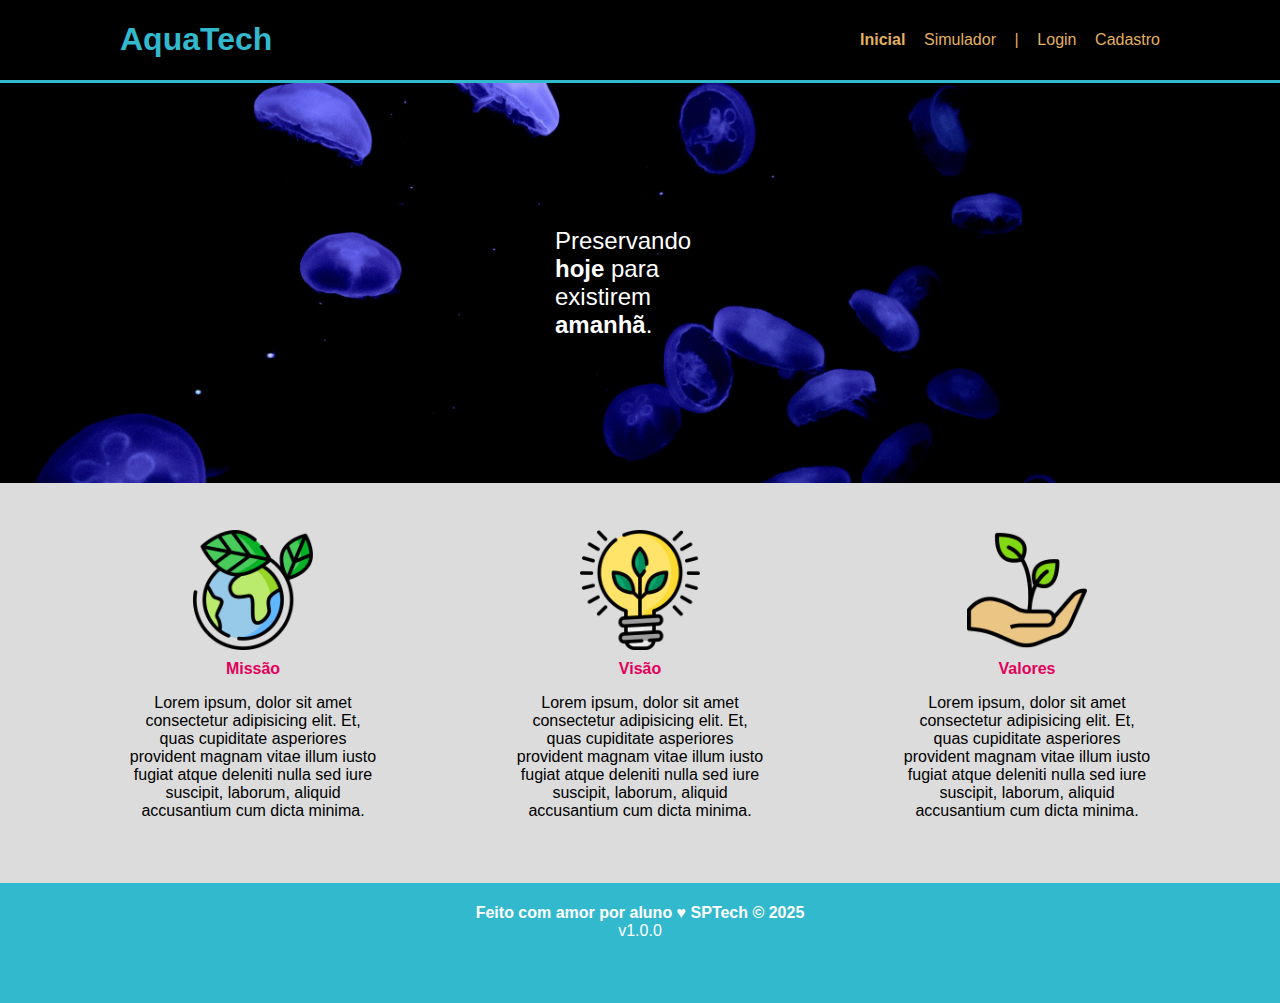
<file: public/index.html>
<!DOCTYPE html>
<html lang="en">

<head>
    <meta charset="UTF-8">
    <meta http-equiv="X-UA-Compatible" content="IE=edge">
    <meta name="viewport" content="width=device-width, initial-scale=1.0">

    <title>AquaTech | Página Inicial</title>

    <link rel="stylesheet" href="styles/style.css">
    <link rel="icon" href="assets/icon/favicon2.ico">
    <link rel="preconnect" href="https://fonts.gstatic.com">
</head>

<body>
    <div class="header">
      <div class="container">
        <h1 class="titulo">AquaTech</h1>
        <ul class="navbar">
          <li class="agora">
            <a href="#">Inicial</a>
          </li>
          <li>
            <a href="simulador.html">Simulador</a>
          </li>
          <li>|</li>
          <li>
            <a href="login.html">Login</a>
          </li>
          <li>
            <a href="cadastro.html">Cadastro</a>
          </li>
        </ul>
      </div>
    </div>
  
    <div class="banner">
      <div class="container">
        <p>Preservando <span>hoje</span> para existirem <span>amanhã</span>.</p>
      </div>
    </div>
  
    <div class="social">
      <div class="container">
        <div class="boxes">
          <div class="box">
            <img src="./assets/imgs/planet-earth_color.png">
            <h4>Missão</h4>
            <p>Lorem ipsum, dolor sit amet consectetur adipisicing elit. Et, quas cupiditate asperiores provident magnam
              vitae illum iusto fugiat atque deleniti nulla sed iure suscipit, laborum, aliquid accusantium cum dicta
              minima.</p>
          </div>
          <div class="box">
            <img src="./assets/imgs/lightbulb_color.png">
            <h4>Visão</h4>
            <p>Lorem ipsum, dolor sit amet consectetur adipisicing elit. Et, quas cupiditate asperiores provident magnam
              vitae illum iusto fugiat atque deleniti nulla sed iure suscipit, laborum, aliquid accusantium cum dicta
              minima.</p>
          </div>
          <div class="box">
            <img src= "./assets/imgs/growth_color.png">
            <h4>Valores</h4>
            <p>Lorem ipsum, dolor sit amet consectetur adipisicing elit. Et, quas cupiditate asperiores provident magnam
              vitae illum iusto fugiat atque deleniti nulla sed iure suscipit, laborum, aliquid accusantium cum dicta
              minima.</p>
          </div>
        </div>
      </div>
    </div>
  
    <div class="footer">
      <div class="container">
        <h4>Feito com amor por aluno &hearts; SPTech &copy; 2025</h4>
        <span class="version">v1.0.0</span>
      </div>
    </div>
  </body>

</html>
</file>
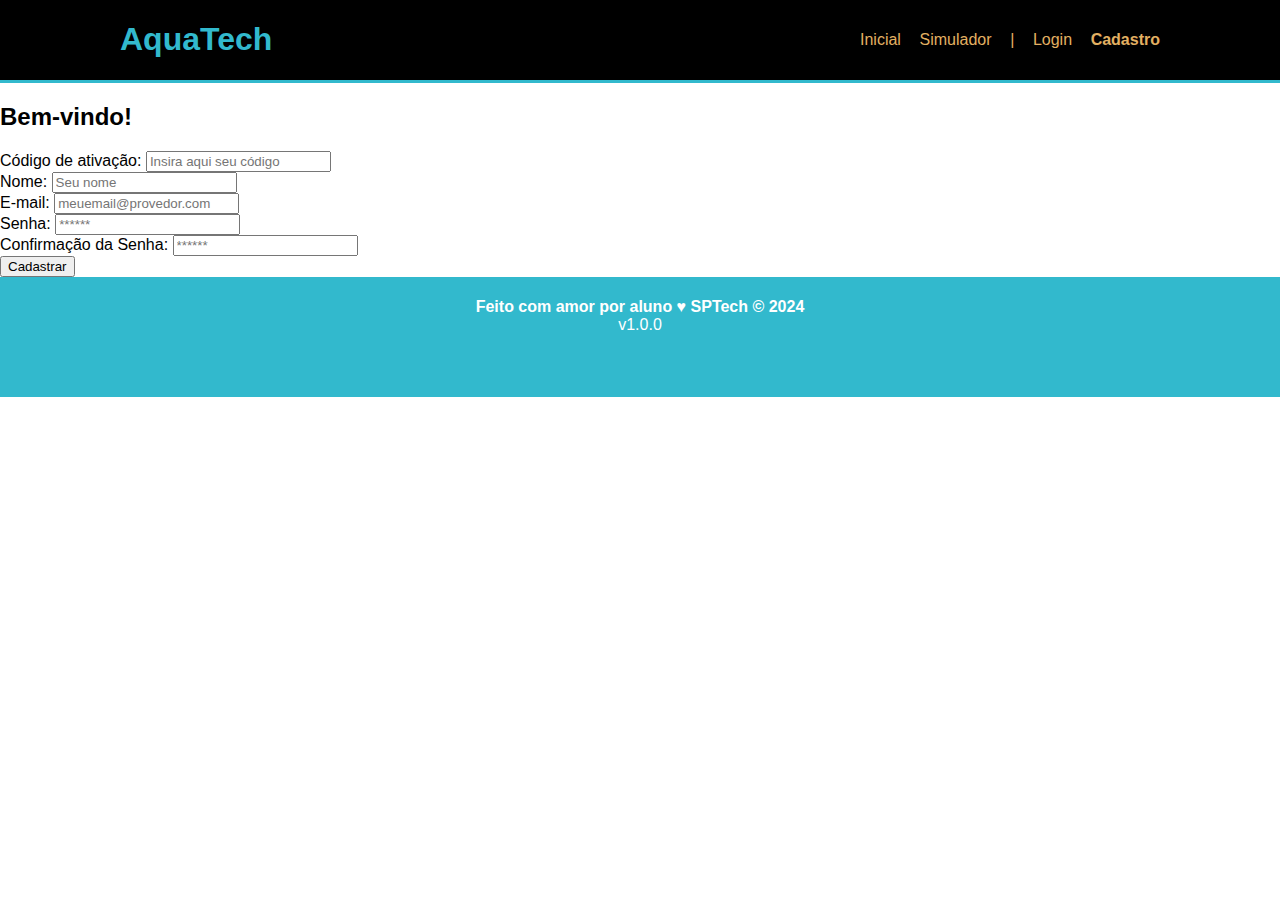
<file: public/cadastro.html>
<!DOCTYPE html>
<html lang="pt-br">

<head>
  <meta charset="UTF-8" />
  <meta http-equiv="X-UA-Compatible" content="IE=edge" />
  <meta name="viewport" content="width=device-width, initial-scale=1.0" />

  <title>AquaTech | Cadastro</title>

  <link rel="stylesheet" href="styles/style.css" />
  <link rel="icon" href="assets/icon/favicon2.ico" />
  <link rel="preconnect" href="https://fonts.gstatic.com" />
</head>

<body>
  <!--header inicio-->
  <div class="header">
    <div class="container">
      <h1 class="titulo">AquaTech</h1>
      <ul class="navbar">
        <li>
          <a href="index.html">Inicial</a>
        </li>
        <li>
          <a href="simulador.html">Simulador</a>
        </li>
        <li>|</li>
        <li>
          <a href="login.html">Login</a>
        </li>
        <li class="agora">
          <a href="#">Cadastro</a>
        </li>
      </ul>
    </div>
  </div>
  <!--header fim-->

  <div class="login">

    <div class="container">
      <div class="card card-cadastro">
        <h2>Bem-vindo!</h2>
        <div class="formulario">
          <div class="campo">
            <span>Código de ativação:</span>
            <input id="codigo_input" type="text" placeholder="Insira aqui seu código" />
          </div>
          <div class="campo">
            <span>Nome:</span>
            <input id="nome_input" type="text" placeholder="Seu nome" />
          </div>
          <div class="campo">
            <span>E-mail:</span>
            <input id="email_input" type="text" placeholder="meuemail@provedor.com" />
          </div>
          <div class="campo">
            <span>Senha:</span>
            <input id="senha_input" type="password" placeholder="******" />
          </div>
          <div class="campo">
            <span>Confirmação da Senha:</span>
            <input id="confirmacao_senha_input" type="password" placeholder="******" />
          </div>
          <button class="botao">Cadastrar</button>
        </div>
      </div>
    </div>
  </div>

  <!--footer inicio-->
  <div class="footer">
    <div class="container">
      <h4>Feito com amor por aluno &hearts; SPTech &copy; 2024</h4>
      <span class="version">v1.0.0</span>
    </div>
  </div>
  <!--footer fim-->
</body>

</html>
</file>
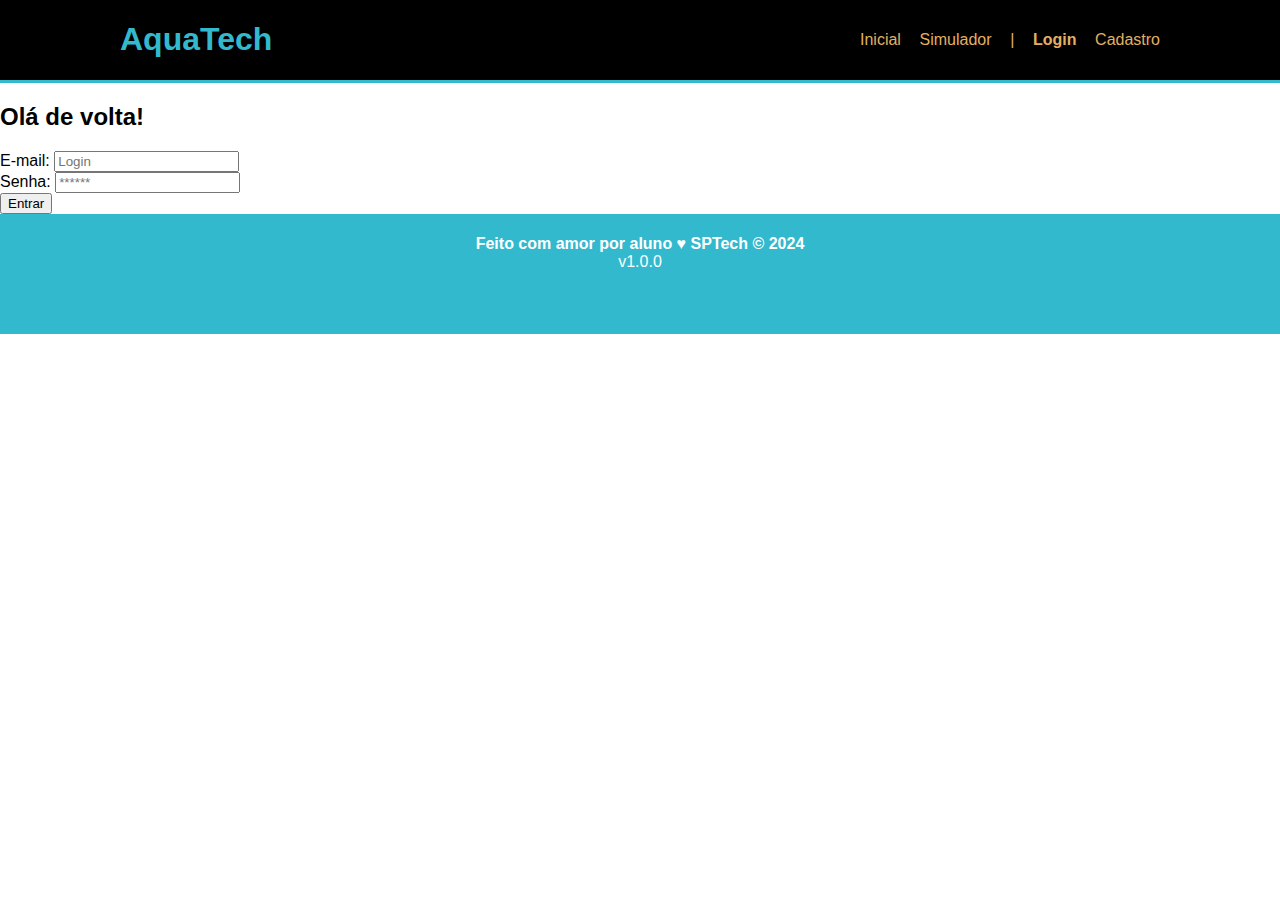
<file: public/login.html>
<!DOCTYPE html>
<html lang="pt-br">

<head>
    <meta charset="UTF-8">
    <meta http-equiv="X-UA-Compatible" content="IE=edge">
    <meta name="viewport" content="width=device-width, initial-scale=1.0">

    <title>AquaTech | Login</title>

    <link rel="stylesheet" href="styles/style.css">
    <link rel="icon" href="assets/icon/favicon2.ico">
    <link rel="preconnect" href="https://fonts.gstatic.com">
</head>

<body>

    <!--Header-->

    <div class="header">
        <div class="container">
            <h1 class="titulo">AquaTech</h1>
            <ul class="navbar">
                <li>
                    <a href="index.html">Inicial</a>
                </li>
                <li>
                    <a href="simulador.html">Simulador</a>
                </li>
                <li>|</li>
                <li class="agora">
                    <a href="#">Login</a>
                </li>
                <li>
                    <a href="cadastro.html">Cadastro</a>
                </li>
            </ul>
        </div>
    </div>


    <div class="login">
  
        <div class="container">
            <div class="card card-login">
                <h2>Olá de volta!</h2>
                <div class="formulario">
                    <div class="campo">
                        <span>E-mail:</span>
                        <input id="email_input" type="text" placeholder="Login">
                    </div>
                    <div class="campo">
                        <span>Senha:</span>
                        <input id="senha_input" type="password" placeholder="******">
                    </div>
                    <button class="botao">Entrar</button>
                </div>

            </div>
        </div>
    </div>

    <!--footer inicio-->
    <div class="footer">
        <div class="container">
            <h4>Feito com amor por aluno &hearts; SPTech &copy; 2024</h4>
            <span class="version">v1.0.0</span>
        </div>
    </div>
    <!--footer fim-->

</body>

</html>
</file>
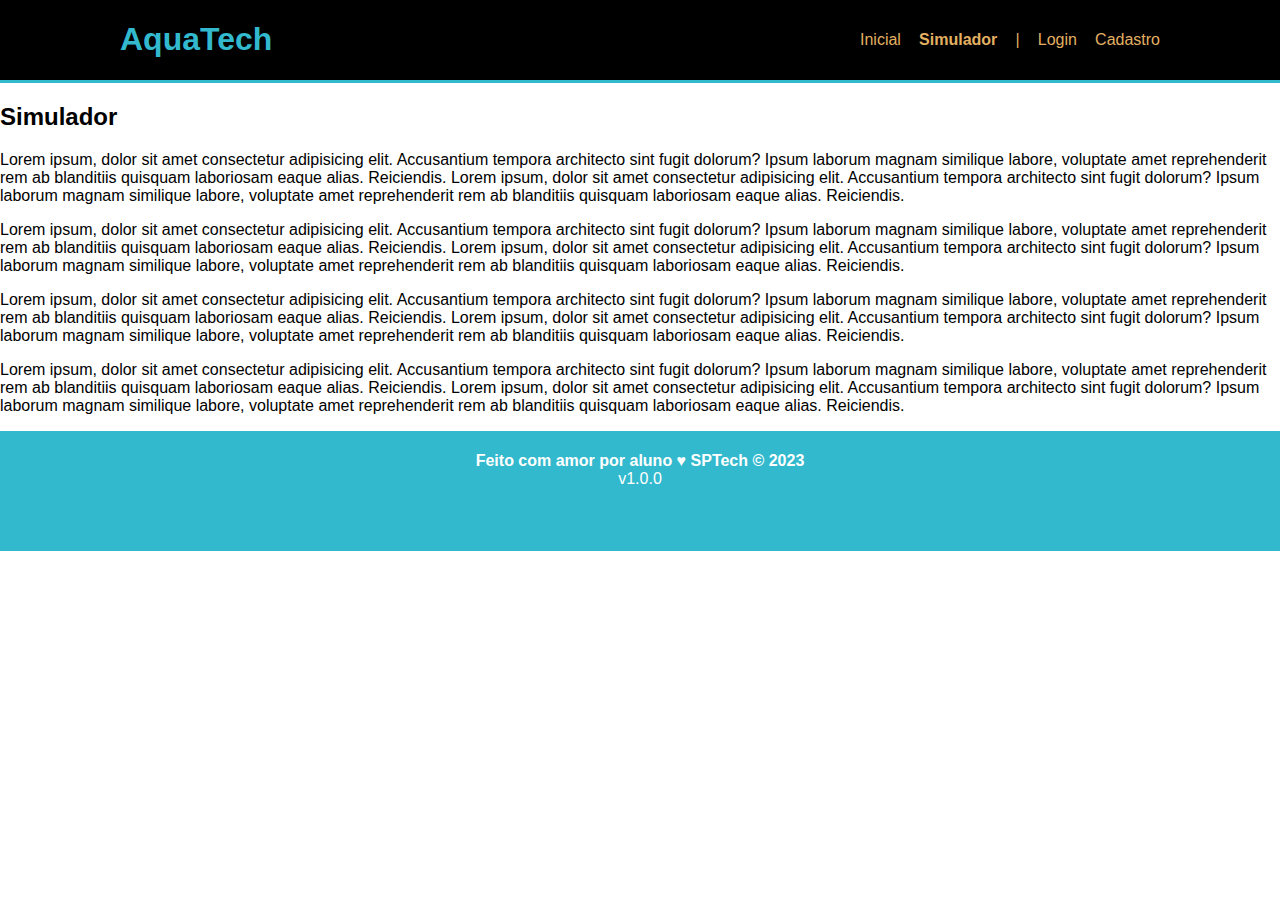
<file: public/simulador.html>
<!DOCTYPE html>
<html lang="pt-br">

<head>
    <meta charset="UTF-8">
    <meta http-equiv="X-UA-Compatible" content="IE=edge">
    <meta name="viewport" content="width=device-width, initial-scale=1.0">

    <title>AquaTech | Simulador</title>

    <link rel="stylesheet" href="styles/style.css">
    <link rel="icon" href="assets/icon/favicon2.ico">
    <link rel="preconnect" href="https://fonts.gstatic.com">
</head>

<body>

    <!--header inicio-->
    <div class="header">
        <div class="container">
            <h1 class="titulo">AquaTech</h1>
            <ul class="navbar">
                <li>
                    <a href="./index.html">Inicial</a>
                </li>
                <li class="agora">
                    <a href="#">Simulador</a>
                </li>
                <li>|</li>
                <li>
                    <a href="./login.html">Login</a>
                </li>
                <li>
                    <a href="./cadastro.html">Cadastro</a>
                </li>
            </ul>
        </div>
    </div>


    <!-- simulador inicio -->
    <div class="simulador">
        <div class="container">
            <h2>Simulador</h2>
            <p>Lorem ipsum, dolor sit amet consectetur adipisicing elit. Accusantium tempora architecto sint fugit
                dolorum? Ipsum laborum magnam similique labore, voluptate amet reprehenderit rem ab blanditiis quisquam
                laboriosam eaque alias. Reiciendis. Lorem ipsum, dolor sit amet consectetur adipisicing elit.
                Accusantium tempora architecto sint fugit dolorum? Ipsum laborum magnam similique labore, voluptate amet
                reprehenderit rem ab blanditiis quisquam laboriosam eaque alias. Reiciendis.</p>
            <p>Lorem ipsum, dolor sit amet consectetur adipisicing elit. Accusantium tempora architecto sint fugit
                dolorum? Ipsum laborum magnam similique labore, voluptate amet reprehenderit rem ab blanditiis quisquam
                laboriosam eaque alias. Reiciendis. Lorem ipsum, dolor sit amet consectetur adipisicing elit.
                Accusantium tempora architecto sint fugit dolorum? Ipsum laborum magnam similique labore, voluptate amet
                reprehenderit rem ab blanditiis quisquam laboriosam eaque alias. Reiciendis.</p>
            <p>Lorem ipsum, dolor sit amet consectetur adipisicing elit. Accusantium tempora architecto sint fugit
                dolorum? Ipsum laborum magnam similique labore, voluptate amet reprehenderit rem ab blanditiis quisquam
                laboriosam eaque alias. Reiciendis. Lorem ipsum, dolor sit amet consectetur adipisicing elit.
                Accusantium tempora architecto sint fugit dolorum? Ipsum laborum magnam similique labore, voluptate amet
                reprehenderit rem ab blanditiis quisquam laboriosam eaque alias. Reiciendis.</p>
            <p>Lorem ipsum, dolor sit amet consectetur adipisicing elit. Accusantium tempora architecto sint fugit
                dolorum? Ipsum laborum magnam similique labore, voluptate amet reprehenderit rem ab blanditiis quisquam
                laboriosam eaque alias. Reiciendis. Lorem ipsum, dolor sit amet consectetur adipisicing elit.
                Accusantium tempora architecto sint fugit dolorum? Ipsum laborum magnam similique labore, voluptate amet
                reprehenderit rem ab blanditiis quisquam laboriosam eaque alias. Reiciendis.</p>

        </div>
    </div>
    <!-- simulador fim -->

    <!--footer inicio-->
    <div class="footer">
        <div class="container">
            <h4>Feito com amor por aluno &hearts; SPTech &copy; 2023</h4>
            <span class="version">v1.0.0</span>
        </div>
    </div>
    <!--footer fim-->


</body>

</html>
</file>
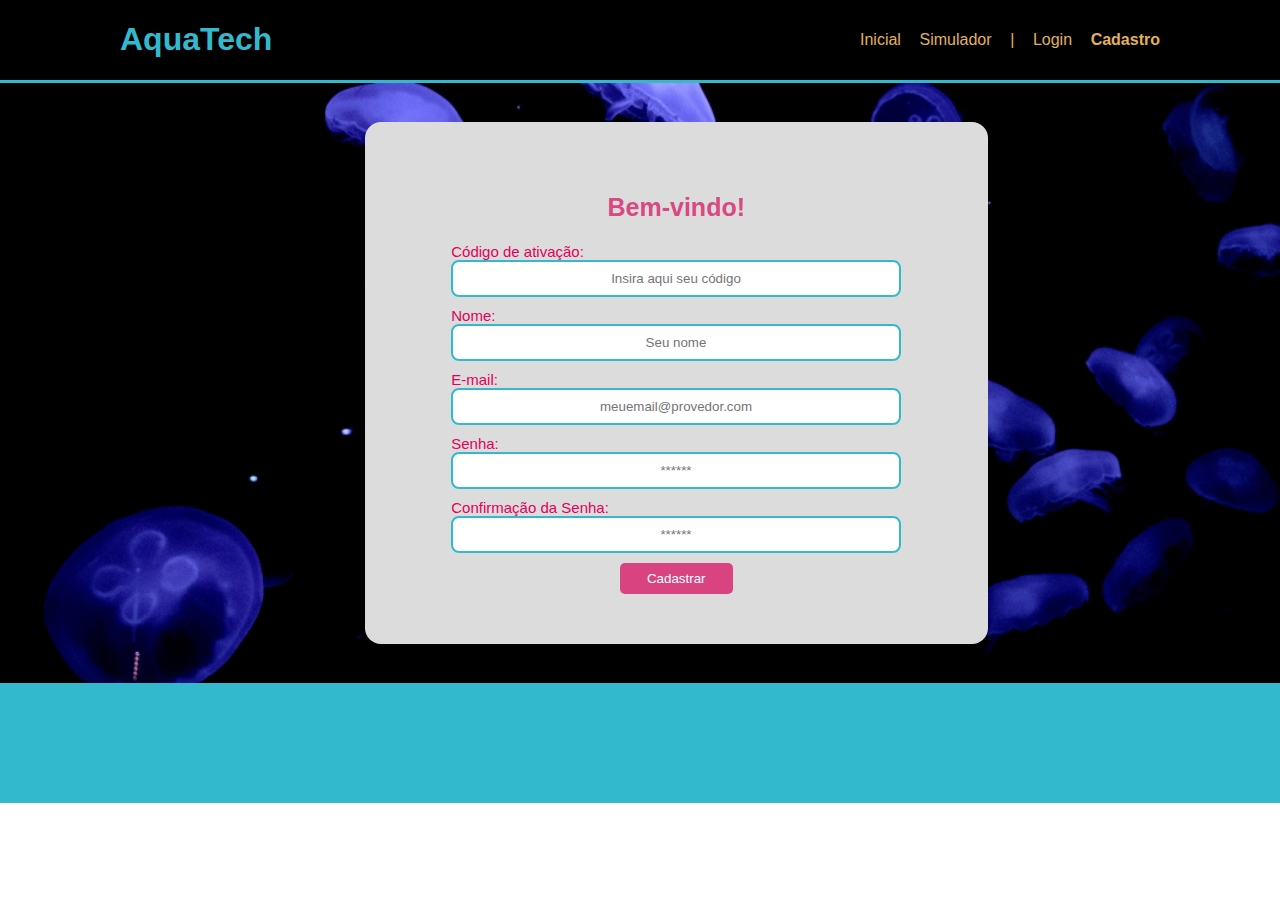
<file: Aquatech/public/cadastro.html>
<!DOCTYPE html>
<html lang="pt-br">

<head>
  <meta charset="UTF-8" />
  <meta http-equiv="X-UA-Compatible" content="IE=edge" />
  <meta name="viewport" content="width=device-width, initial-scale=1.0" />

  <title>AquaTech | Cadastro</title>

  <link rel="stylesheet" href="styles/style.css" />
  <link rel="icon" href="assets/icon/favicon2.ico" />
  <link rel="preconnect" href="https://fonts.gstatic.com" />
</head>

<body>
  <!--header inicio-->
  <div class="header">
    <div class="container">
      <h1 class="titulo">AquaTech</h1>
      <ul class="navbar">
        <li>
          <a href="index.html">Inicial</a>
        </li>
        <li>
          <a href="simulador.html">Simulador</a>
        </li>
        <li>|</li>
        <li>
          <a href="login.html">Login</a>
        </li>
        <li class="agora">
          <a href="#">Cadastro</a>
        </li>
      </ul>
    </div>
  </div>
  <!--header fim-->

  <div class="login">

    <div class="container">
      <div class="card card-cadastro">
        <h2>Bem-vindo!</h2>
        <div class="formulario">
          <div class="campo">
            <span>Código de ativação:</span>
            <input id="codigo_input" type="text" placeholder="Insira aqui seu código" />
          </div>
          <div class="campo">
            <span>Nome:</span>
            <input id="nome_input" type="text" placeholder="Seu nome" />
          </div>
          <div class="campo">
            <span>E-mail:</span>
            <input id="email_input" type="text" placeholder="meuemail@provedor.com" />
          </div>
          <div class="campo">
            <span>Senha:</span>
            <input id="senha_input" type="password" placeholder="******" />
          </div>
          <div class="campo">
            <span>Confirmação da Senha:</span>
            <input id="confirmacao_senha_input" type="password" placeholder="******" />
          </div>
          <button class="botao">Cadastrar</button>
        </div>
      </div>
    </div>
  </div>

  <!--footer inicio-->
  <div class="footer">
    <div class="container">
  </div>
  <!--footer fim-->
</body>

</html>
</file>
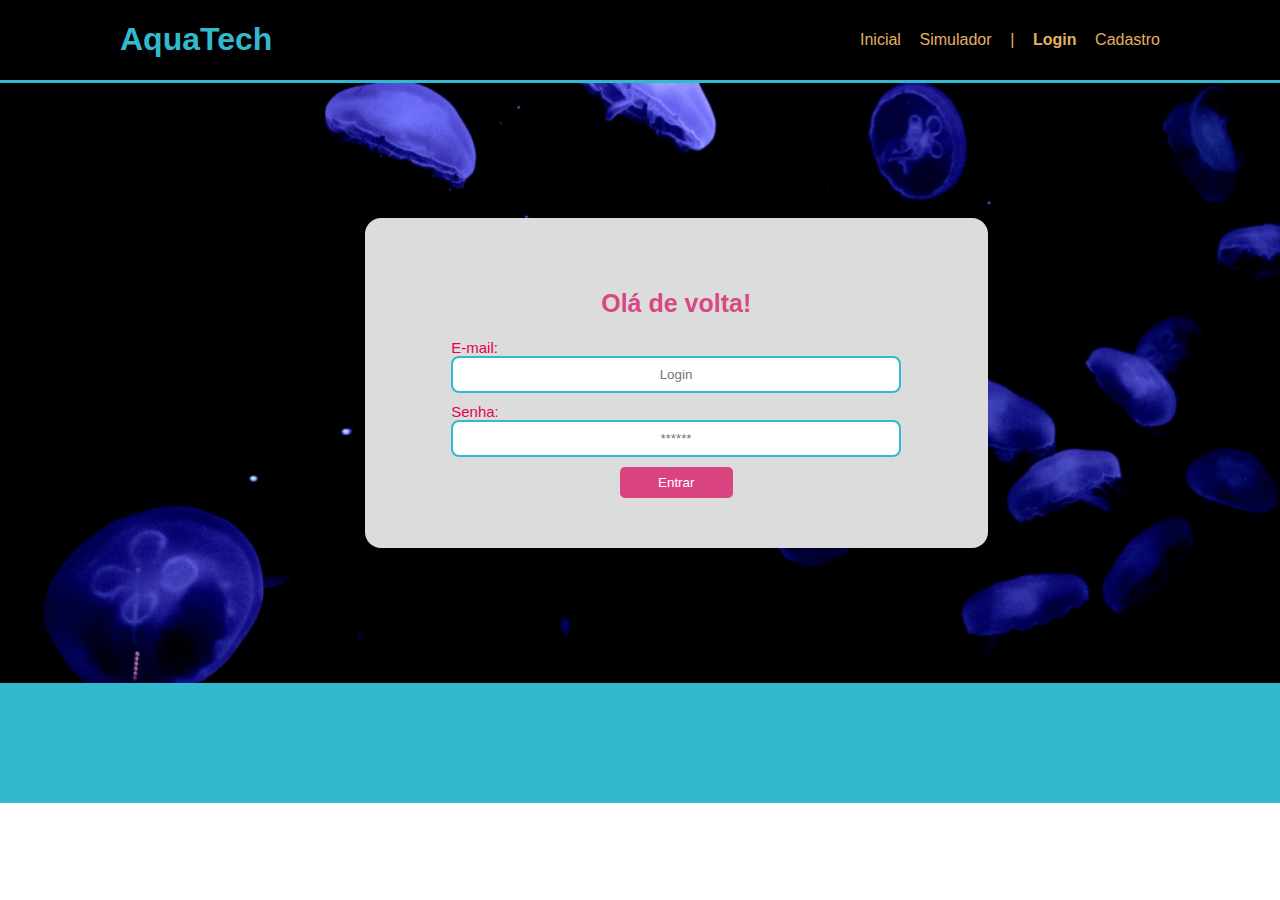
<file: Aquatech/public/login.html>
<!DOCTYPE html>
<html lang="pt-br">

<head>
    <meta charset="UTF-8">
    <meta http-equiv="X-UA-Compatible" content="IE=edge">
    <meta name="viewport" content="width=device-width, initial-scale=1.0">

    <title>AquaTech | Login</title>

    <link rel="stylesheet" href="styles/style.css">
    <link rel="icon" href="assets/icon/favicon2.ico">
    <link rel="preconnect" href="https://fonts.gstatic.com">
</head>

<body>

    <!--Header-->

    <div class="header">
        <div class="container">
            <h1 class="titulo">AquaTech</h1>
            <ul class="navbar">
                <li>
                    <a href="index.html">Inicial</a>
                </li>
                <li>
                    <a href="simulador.html">Simulador</a>
                </li>
                <li>|</li>
                <li class="agora">
                    <a href="#">Login</a>
                </li>
                <li>
                    <a href="cadastro.html">Cadastro</a>
                </li>
            </ul>
        </div>
    </div>


    <div class="login">
  
        <div class="container">
            <div class="card card-login">
                <h2>Olá de volta!</h2>
                <div class="formulario">
                    <div class="campo">
                        <span>E-mail:</span>
                        <input id="email_input" type="text" placeholder="Login">
                    </div>
                    <div class="campo">
                        <span>Senha:</span>
                        <input id="senha_input" type="password" placeholder="******">
                    </div>
                    <button class="botao">Entrar</button>
                </div>

            </div>
        </div>
    </div>

    <!--footer inicio-->
    <div class="footer">
        <div class="container">
        </div>
    </div>
    <!--footer fim-->

</body>

</html>
</file>
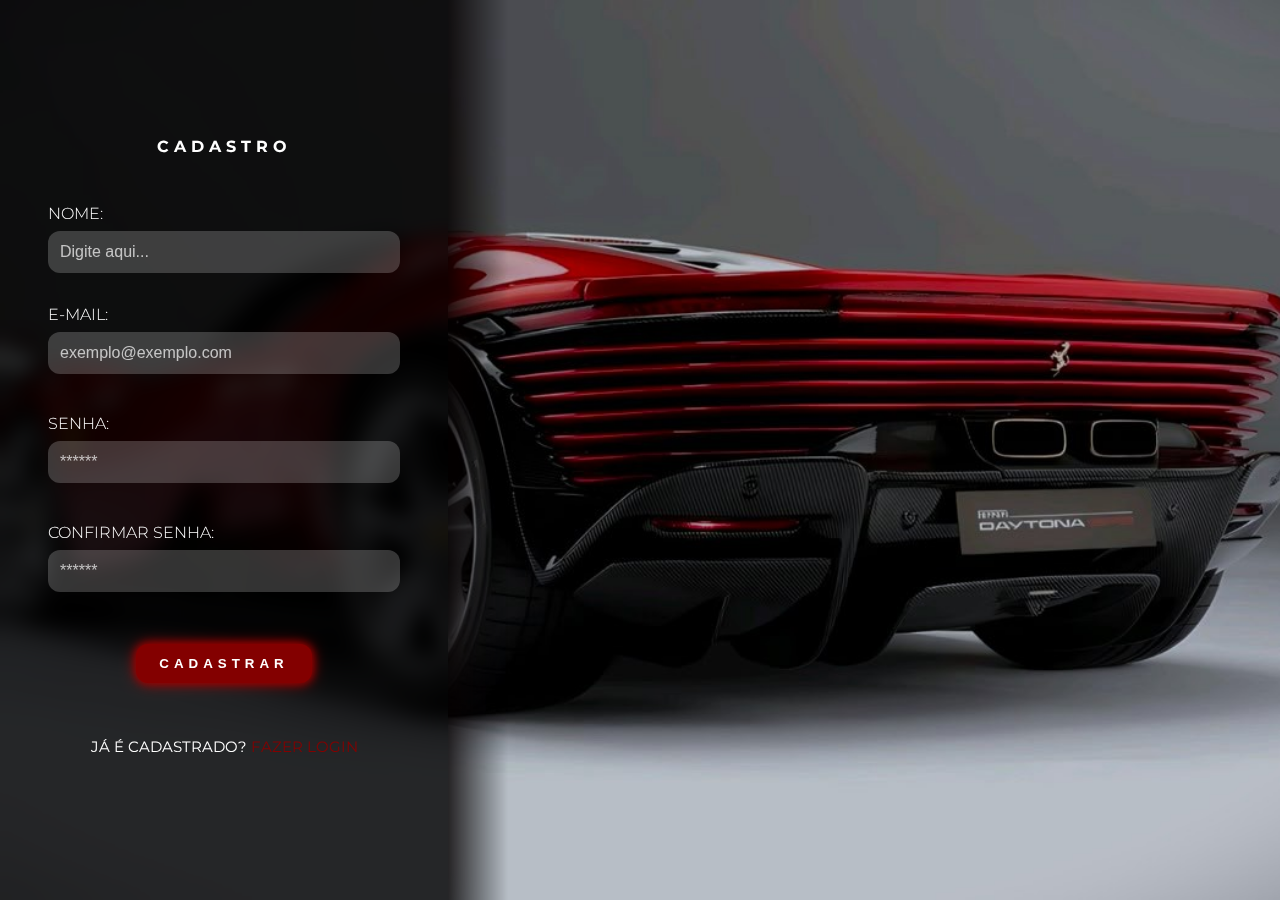
<file: myCavallino/Projeto-Individual/Public/cadastro.html>
<!DOCTYPE html>
<html lang="pt-BR">

<head>
    <meta charset="UTF-8">
    <meta name="viewport" content="width=device-width, initial-scale=1.0">
    <title>Cadastro</title>
    <link rel="stylesheet" href="./Assets/style/style_cadastro.css">
</head>

<body>

    <link href="https://fonts.googleapis.com/css2?family=Montserrat:wght@400;600;700&display=swap" rel="stylesheet">

    <main class="container">

        <section class="form-cadastro">

            <h4>CADASTRO</h4>

            <div class="campo">
                <p>NOME:</p>
                <input type="text" id="input_name" placeholder="Digite aqui..." class="input-text">
            </div>

            <div class="campo">
                <p>E-MAIL:</p>
                <input type="text" id="input_email" placeholder="exemplo@exemplo.com" class="input-text"
                    oninput="validarEmail()">
                <div id="msg_email" class="mensagem"></div>
            </div>

            <div class="campo">
                <p>SENHA:</p>
                <input type="password" id="input_senha" placeholder="******" class="input-text"
                    oninput="verificarSenha()">
                <div id="msg_senha" class="mensagem"></div>
            </div>

            <div class="campo">
                <p>CONFIRMAR SENHA:</p>
                <input type="password" id="input_confSenha" placeholder="******" class="input-text"
                    oninput="senhaConf()">
                <div id="msg_confSenha" class="mensagem"></div>
            </div>

            <button class="botao" onclick="cadastrar()">CADASTRAR</button>
            <div id="msg"></div>
            <p class="link-login">JÁ É CADASTRADO?
                <a href="login.html">FAZER LOGIN</a>
            </p>
        </section>
        <div id="mensagem_erro"></div>

    </main>

</body>


</html>

<script>

    function verificarSenha() {
        var senha = document.getElementById('input_senha').value;
        var num = '0123456789';
        var carEsp = '!@#$%&*().';
        var verificar_caracter_esp = 0;
        var verificar_numero = 0;
        var mensagem = ``;

        if (senha.length >= 8) {
            mensagem += `<span style="color: green;">Ter 8 ou mais caracteres</span> <br>`;
        } else {
            mensagem += `<span style="color: red;">Ter 8 ou mais caracteres</span> <br>`;
        }

        if (senha != senha.toLowerCase()) {
            mensagem += `<span style="color: green;">Conter pelo menos 1 caratere maiúsculo</span> <br>`;
        } else {
            mensagem += `<span style="color: red;">Conter pelo menos 1 caratere maiúsculo</span> <br>`;
        }

        for (var j = 0; j < senha.length; j++) {
            if (carEsp.includes(senha[j])) {
                verificar_caracter_esp = 1;
                j = (senha.length) - 1;
            } else {
                verificar_caracter_esp = 0;
            }
        }

        if (verificar_caracter_esp == 1) {
            mensagem += `<span style="color: green;">Conter pelo menos 1 caractere especial</span> <br>`;
        } else {
            mensagem += `<span style="color: red;">Conter pelo menos 1 caractere especial</span> <br>`;
        }

        for (var i = 0; i < senha.length; i++) {
            if (num.includes(senha[i])) {
                verificar_numero = 1;
                i = (senha.length) - 1;
            } else {
                verificar_numero = 0;
            }
        }

        if (senha.includes(' ')) {
            mensagem += `<span style="color: red;">Não pode conter espaços</span> <br>`;
        }

        if (verificar_numero == 1) {
            mensagem += `<span style="color: green;">Conter pelo menos 1 número</span> <br>`;
        } else {
            mensagem += `<span style="color: red;">Conter pelo menos 1 número</span> <br>`;
        }

        msg.innerHTML = mensagem;
    }

    function senhaConf() {
        var senha = document.getElementById('input_senha').value;
        var confSenha = document.getElementById('input_confSenha').value;
        var mensagem = ``

        if (senha != confSenha) {
            mensagem = `<span style="color: red;">As senhas devem ser iguais</span> <br>`;
        }

        document.getElementById('msg').innerHTML = mensagem;
    }

    function validarEmail() {
        var email = document.getElementById('input_email').value;
        var regex = /^[^\s@]+@[^\s@]+\.[^\s@]+$/;

        if (!regex.test(email)) {
            msg.innerHTML = `<span style="color: red;">E-mail inválido</span>`;
        } else {
            msg.innerHTML = ``;
        }

    }

    // Array para armazenar empresas cadastradas para validação de código de ativação 
    // let listaEmpresasCadastradas = [];

    function cadastrar() {
        //  aguardar();

        //Recupere o valor da nova input pelo nome do id
        // Agora vá para o método fetch logo abaixo
        var nomeVar = input_name.value;
        var emailVar = input_email.value;
        var senhaVar = input_senha.value;
        var confirmacaoSenhaVar = input_confSenha.value;

        // Verificando se há algum campo em branco
        if (
            nomeVar == "" ||
            emailVar == "" ||
            senhaVar == "" ||
            confirmacaoSenhaVar == ""
        ) {
            //     cardErro.style.display = "block";
            //     mensagem_erro.innerHTML =
            //       "(Mensagem de erro para todos os campos em branco)";

            // //    finalizarAguardar();
            // //    return false;
        } else {
            //     setInterval(sumirMensagem, 5000);
        }

        // // Verificando se o código de ativação é de alguma empresa cadastrada
        // for (let i = 0; i < listaEmpresasCadastradas.length; i++) {
        //   if (listaEmpresasCadastradas[i].codigo_ativacao == codigoVar) {
        //     idEmpresaVincular = listaEmpresasCadastradas[i].id
        //     console.log("Código de ativação válido.");
        //     break;
        //   } else {
        //     cardErro.style.display = "block";
        //     mensagem_erro.innerHTML = "(Mensagem de erro para código inválido)";
        //     finalizarAguardar();
        //   }
        // }

        // Enviando o valor da nova input
        fetch("/usuarios/cadastrar", {
            method: "POST",
            headers: {
                "Content-Type": "application/json",
            },
            body: JSON.stringify({
                // crie um atributo que recebe o valor recuperado aqui
                // Agora vá para o arquivo routes/usuario.js
                nomeServer: nomeVar,
                emailServer: emailVar,
                senhaServer: senhaVar,
            }),
        })
            .then(function (resposta) {
                console.log("resposta: ", resposta);

                if (resposta.ok) {
                    console.log("Cadastro realizado com sucesso! Redirecionando...");
                    setTimeout(() => {
                        window.location.href = 'login.html';
                    }, 2000);

                // limparFormulario();
                // finalizarAguardar();
            } else {
                throw "Houve um erro ao tentar realizar o cadastro!";
            }
            })
            .catch (function (resposta) {
        console.log(`#ERRO: ${resposta}`);
        //  finalizarAguardar();
    });

    return false;

        // function sumirMensagem() {
        //     cardErro.style.display = "none";
        // }
    }
</script>
</file>
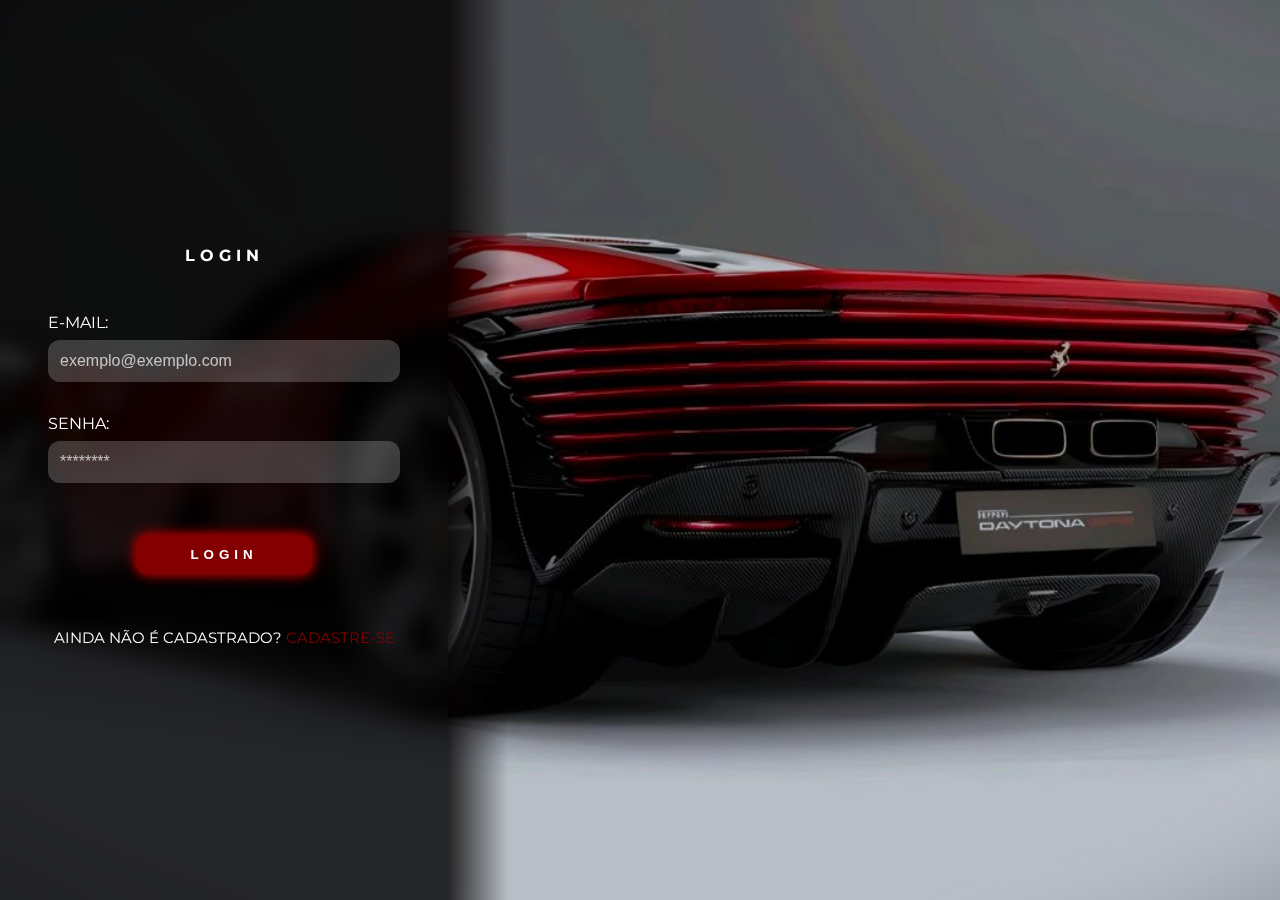
<file: myCavallino/Projeto-Individual/Public/login.html>
<!DOCTYPE html>
<html lang="pt-BR">

<head>
    <meta charset="UTF-8">
    <meta name="viewport" content="width=device-width, initial-scale=1.0">
    <title>Login</title>
    <link rel="stylesheet" href="./Assets/style/style_login.css">
</head>

<body>

    <link href="https://fonts.googleapis.com/css2?family=Montserrat:wght@400;600;700&display=swap" rel="stylesheet">

    <main class='container'>

        <section class='form-login'>
            <h4>LOGIN</h4>
            <div class='campo'>
                <p>E-MAIL:</p>
                <input type='text' id='input_email' placeholder='exemplo@exemplo.com' required>
            </div>

            <div class='campo'>
                <p>SENHA:</p>
                <input type='password' id='input_senha' placeholder='********' required>
            </div>

            <div id='msg' class='mensagem'></div>
            <button class='botao' onclick='entrar()'>LOGIN</button>
            <p class='link-cadastro'>AINDA NÃO É CADASTRADO?
                <a href="cadastro.html">CADASTRE-SE</a>
            </p>
        </section>

    </main>

</body>

</html>

<script>

    // function logar() {
    //     event.preventDefault();

    //     var email = document.getElementById("input_email").value;
    //     var senha = document.getElementById("input_senha").value;
    //     var msg = document.getElementById("msg");
    //     var regexEmail = /^[^\s@]+@[^\s@]+\.[^\s@]+$/;

    //     if (!regexEmail.test(email)) {
    //         msg.innerHTML = `<span style="color: red;">E-mail inválido.</span>`;
    //         return;
    //     }

    //     if (senha.length < 8) {
    //         msg.innerHTML = `<span style="color: red;">A senha deve ter pelo menos 8 caracteres.</span>`;
    //         return;
    //     }

    //     if (email === "usuario@exemplo.com" && senha === "senha123") {
    //         alert('Login realizado com sucesso'); // Trocar quando conectar a api

    //         setTimeout(function () {
    //             window.location.href = ''; // Colocar link da página
    //         }, 1000);
    //     }

    //     else {
    //         msg.innerHTML = `<span style="color: red;">E-mail ou senha incorretos.</span>`;
    //     }
    // }

    function entrar() {
        //  aguardar();

        var emailVar = input_email.value;
        var senhaVar = input_senha.value;

        if (emailVar == "" || senhaVar == "") {
            console.log("Mensagem de erro para todos os campos em branco");
            return false;
        }
        console.log("FORM LOGIN: ", emailVar);
        console.log("FORM SENHA: ", senhaVar);

        fetch("/usuarios/autenticar", {
            method: "POST",
            headers: {
                "Content-Type": "application/json"
            },
            body: JSON.stringify({
                emailServer: emailVar,
                senhaServer: senhaVar
            })
        }).then(function (resposta) {
            console.log("ESTOU NO THEN DO entrar()!")

            if (resposta.ok) {
                console.log(resposta);

                resposta.json().then(json => {
                    console.log(json);
                    console.log(JSON.stringify(json));
                    sessionStorage.EMAIL_USUARIO = json.email;
                    sessionStorage.NOME_USUARIO = json.nome;
                    sessionStorage.ID_USUARIO = json.id;

                    setTimeout(function () {
                        window.location = "pagina.html";
                    }, 1000); // apenas para exibir o loading

                });

            } else {

                alert("Houve um erro ao tentar realizar o login!");

                resposta.text().then(texto => {
                    console.error(texto);
                });
            }

        }).catch(function (erro) {
            console.log(erro);
        })

        return false;
    }

</script>
</file>
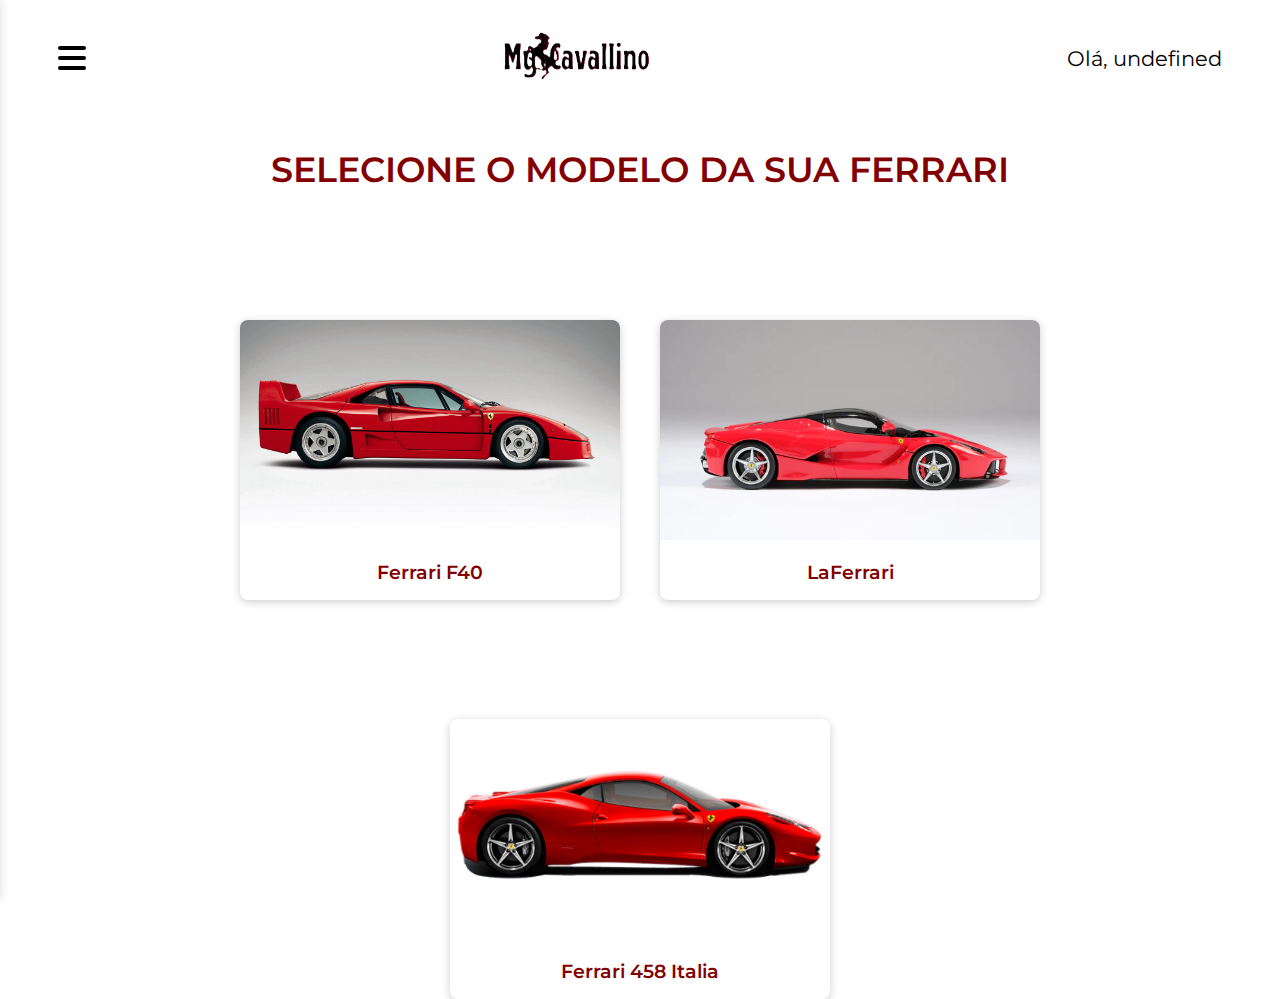
<file: myCavallino/Projeto-Individual/Public/pagina.html>
<!DOCTYPE html>
<html lang="en">

<head>
    <meta charset="UTF-8" />
    <meta name="viewport" content="width=device-width, initial-scale=1.0" />
    <title>MyCavallino | Modelos</title>
    <link rel="stylesheet" href="./Assets/style/style_pagina.css" />
    <link href="https://fonts.googleapis.com/css2?family=Montserrat:wght@400;600;700&display=swap" rel="stylesheet" />
</head>

<body>
    <!-- TOPO -->
    <header class="topo">
        <!-- Menu -->
        <div class="menu-container">
            <a href="#menu" id="toggle"><span></span></a>

            <div id="menu">
                <ul>
                    <li><a href="./dashboard.html">MÉTRICAS</a></li>
                    <li><a href="./garagem.html">GARAGEM</a></li>
                    <li><a onClick="sessionStorage.clear()" href="./login.html">SAIR</a></li>
                </ul>
            </div>
        </div>

        <!-- Logo -->
        <div class="logo-centro">
            <img src="./Assets/img/MyPagina(4).png" alt="Logo MyCavallino" />
        </div>

        <!-- Saudação -->
        <div class="saudacao">
            <p>Olá, <span id="nome-usuario">Usuário</span></p>
        </div>
    </header>

    <!-- CONTEÚDO PRINCIPAL -->
    <main class="conteudo">
        <p id="titulo-modelos">SELECIONE O MODELO DA SUA FERRARI</p>

        <!-- CARDS -->
        <div class="cards-container">
            <div class="card-modelo">
                <a onclick="escolherModelo(1, 'F40')">
                    <img src="./Assets/img/F40/lateral-direita/vermelha.jpg" alt="Ferrari F40" />
                </a>
                <p>Ferrari F40</p>
            </div>

            <div class="card-modelo">
                <a onclick="escolherModelo(2, 'La Ferrari')">
                    <img src="./Assets/img/La Ferrari/lateral-direita/vermelha.jpg" alt="Ferrari LaFerrari" />
                </a>
                <p>LaFerrari</p>
            </div>

            <div class="card-modelo">
                <a onclick="escolherModelo(3, '458 italia')">
                    <img src="./Assets/img/458 italia/lateral-direita/vermelha.jpg" alt="Ferrari italia" />
                </a>
                <p>Ferrari 458 Italia</p>
            </div>
        </div>
    </main>
</body>

</html>

<script>

    // Lógica do menu
    const toggle = document.getElementById('toggle');
    const menuContainer = toggle.parentElement;

    toggle.addEventListener('click', function (e) {
        e.preventDefault();
        toggle.classList.toggle('on');
        menuContainer.classList.toggle('on');
    });

    document.addEventListener('click', function (e) {
        const isClickInside = menuContainer.contains(e.target);
        if (!isClickInside && menuContainer.classList.contains('on')) {
            toggle.classList.remove('on');
            menuContainer.classList.remove('on');
        }
    });
    // Saudação

    document.getElementById("nome-usuario").textContent = `${sessionStorage.NOME_USUARIO}`;

    // Redirecionamento do caro para personalização

    function escolherModelo(carro_id, modelo) {
        // sessionStorage.setItem("modeloSelecionado", modelo);
        window.location = `modificacao.html?carro_id=${carro_id}&modelo=${modelo}`;
    }

    //setlocation (if amarelo, if verde, if vermelho)
    //tabela
    //onclick
    // jira serverce manegement 30 days free
</script>
</file>
<file: public/styles/style.css>
/* Adicionar aqui toda a estilização criada para sua aplicação. */

body{
    margin: 0;
    font-family: sans-serif;
}

:root {
    --azul: #32b9cd;
    --amarelo: #e3b062;
}

.header{
    background-color: black;
    border-bottom: 3px solid var(--azul);
}

.header .container {
    display: flex;
    justify-content: space-between;
    align-items: center;
    padding: 0 120px;
}

.titulo{
    color: var(--azul);
}

.navbar {
    display: flex;
    justify-content: space-between;
    color: var(--amarelo);
    list-style: none;
    width: 300px;
}

.navbar a {
    color: var(--amarelo);
    text-decoration: none;
}

.agora {
    font-weight: bolder;
}

.banner {
    height: 400px;
    width: 100%;
    background-image: url("../assets/imgs/bg-jelly-fish-para-home.png");
    background-size: cover;
}

.banner .container {
    height: 100%;
    width: 100%;
    display: flex;
    justify-content: center;
    align-items: center;
}

.banner .container p {
    width: 170px;
    margin: 0;
    color: white;
    font-size: 24px;
}

.banner .container span {
    font-weight: bolder;
}

/*Missão, Visão e Valores*/

.social {
    height: 400px;
    width: 100%;
    background-color: #dcdcdc;
}

.social .container{
    height: 100%;
    width: 100%;
    display: flex;
    justify-content: center;
    align-items: center;
}

.boxes {
    width: 80%;
    display: flex;
    justify-content: space-between;
    align-items: center;
}

.box {
    width: 250px;
    display: flex;
    flex-direction: column;
    align-items: center;
    justify-content: center;
    text-align: center;
}

.box img{
    width: 120px;
    height: 120px;
}

.box h4 {
    margin: 0;
    margin-top: 10px;
    color: #e4005a;
}

.footer{
    height: 120px;
    width: 100%;
    background-color: var(--azul);
}

.footer .container{
    height: 100%;
    width: 100%;
    display: flex;
    flex-direction: column;
    align-items: center;
    color: white;
}

.footer h4{
    margin-bottom: 0;
}
</file>
<file: Aquatech/public/styles/style.css>
/* Adicionar aqui toda a estilização criada para sua aplicação. */

body {
    margin: 0;
    font-family: sans-serif;
}

:root {
    --azul: #32b9cd;
    --amarelo: #e3b062;
    --rosa: #d82d72de;
    --cinza-claro: #dcdcdc;
}

.header {
    background-color: black;
    border-bottom: 3px solid var(--azul);
}

.header .container {
    display: flex;
    justify-content: space-between;
    align-items: center;
    padding: 0 120px;
}

.titulo {
    color: var(--azul);
}

.navbar {
    display: flex;
    justify-content: space-between;
    color: var(--amarelo);
    list-style: none;
    width: 300px;
}

.navbar a {
    color: var(--amarelo);
    text-decoration: none;
}

.agora {
    font-weight: bolder;
}

.banner {
    height: 400px;
    width: 100%;
    background-image: url("../assets/imgs/bg-jelly-fish-para-home.png");
    background-size: cover;
}

.banner .container {
    height: 100%;
    width: 100%;
    display: flex;
    justify-content: center;
    align-items: center;
}

.banner .container p {
    width: 170px;
    margin: 0;
    color: white;
    font-size: 24px;
}

.banner .container span {
    font-weight: bolder;
}

/*Missão, Visão e Valores*/

.social {
    height: 400px;
    width: 100%;
    background-color: var(--cinza-claro);
}

.social .container {
    height: 100%;
    width: 100%;
    display: flex;
    justify-content: center;
    align-items: center;
}

.boxes {
    width: 80%;
    display: flex;
    justify-content: space-between;
    align-items: center;
}

.box {
    width: 250px;
    display: flex;
    flex-direction: column;
    align-items: center;
    justify-content: center;
    text-align: center;
}

.box img {
    width: 120px;
    height: 120px;
}

.box h4 {
    margin: 0;
    margin-top: 10px;
    color: #e4005a;
}

.footer {
    height: 120px;
    width: 100%;
    background-color: var(--azul);
}

.footer .container {
    height: 100%;
    width: 100%;
    display: flex;
    flex-direction: column;
    align-items: center;
    color: white;
}

.footer h4 {
    margin-bottom: 0;
}

.login {
    height: 600px;
    width: 100%;
    display: flex;
    align-items: center;
    justify-content: space-around;
    background-image: url('../assets/imgs/bg-jelly-fish-para-home.png');
    background-size: cover;

}

.login .card {
    justify-content: center;
    height: 1%;
    width: 95%;
    padding: 50px;
    background-color: #dcdcdc;
    border-radius: 1rem;
}

.login .card-login {
    color: var(--rosa);
    justify-content: center;
    font-size: 15px;
    display: flex;
    flex-direction: column;
    align-items: center
}

.login .card-cadastro {
    color: var(--rosa);
    justify-content: center;
    font-size: 15px;
    display: flex;
    flex-direction: column;
    align-items: center
}

.login .container h2 {
    font-size: 25px;
    font-family: sans-serif;
    
}

.formulario {
    justify-content: center;
    align-items: center;
    display: flex;
    flex-direction: column;
}

.formulario .campo span {
    color: #e4005A;
}

.formulario .campo {
    width: 450px;
    justify-content: center;
}

.formulario .campo input {
    display: flex;
    border: var(--azul) solid 2px;
    justify-content: center;
    width: 95%;
    padding: 2%;
    border-radius: 0.5rem;
    text-align: center;
    margin-bottom: 10px;
}

.botao {
    width: 25%;
    padding: 8px;
    background-color: var(--rosa);
    color: white;
    border: none;
    border-radius: 5px;
    cursor: pointer;
    text-align: center;
}

.botao:hover {
    background-color: #cf0f5c;
}
</file>
<file: myCavallino/Projeto-Individual/Public/Assets/style/style_cadastro.css>
* {
  margin: 0;
  padding: 0;
  box-sizing: border-box;
}

body {
  height: 100%;
  font-family: 'Montserrat', sans-serif;
  background: url('../img/FERRARI.jpg') no-repeat center center fixed;
  background-size: cover;
  display: flex;
  justify-content: flex-start;
  align-items: center;
}

/* Container geral */
.container {
  display: flex;
  width: 100%;
  height: 100vh;
}

/* Formulário de cadastro */
.form-cadastro {
  width: 35%;
  background: rgba(0, 0, 0, 0.8);
  backdrop-filter: blur(10px);
  padding: 3rem;
  display: flex;
  flex-direction: column;
  justify-content: center;
  z-index: 1;
  position: relative;
  transition: 0.4s ease-in-out;
  box-shadow: 0 0 40px rgba(255, 0, 0, 0.1);
}

/* Gradiente de transição entre cadastro e imagem */
.form-cadastro::after {
  content: "";
  position: absolute;
  right: -60px;
  top: 0;
  width: 60px;
  height: 100%;
  background: linear-gradient(to right, rgba(0, 0, 0, 0.8), rgba(0, 0, 0, 0));
}

.form-cadastro h4 {
  text-align: center;
  color: #fff;
  margin-bottom: 3rem;
  font-weight: 600px;
  letter-spacing: 5px;
}

/* Títulos dos campos */
.campo p {
  color: #fff;
  margin-bottom: 0.5rem;
  font-weight: 300;
}

/* Inputs estilizados */
input {
  width: 100%;
  padding: 0.75rem;
  border-radius: 0.75rem;
  border: none;
  background: rgba(255, 255, 255, 0.2);
  color: #fff;
  font-size: 1rem;
  outline: none;
  transition: 0.3s;
}

input::placeholder {
  color: rgba(255, 255, 255, 0.7);
}

/* Espaço entre os campos */
.campo {
  margin-bottom: 2rem;
}

/* Botão com efeito LED */
.botao {
  width: 50%;
  align-self: center;
  margin-top: 0.8rem;
  padding: 0.75rem;
  border: none;
  background-color: #830000;
  color: #fff;
  font-weight: bold;
  letter-spacing: 5px;
  border-radius: 0.75rem;
  cursor: pointer;
  transition: 0.3s ease;
  box-shadow: 0 0 8px #990000, 0 0 15px #b10101;
}

.botao:hover {
  background-color: #cc0000;
  box-shadow: 0 0 10px #ff0000, 0 0 20px #ff0000;
}

/* Link para login */
.link-login {
  margin-top: 3rem;
  color: white;
  font-size: 0.95rem;
  text-align: center;
}

.link-login a {
  
  color: #830000;
  line-height: 2rem;
  text-decoration: none;
}

.link-login a:hover {
  text-decoration: underline;
}

/* Mensagem personalizada */
.mensagem {
  margin-top: -0.5rem;
  margin-bottom: 1rem;
  color: #830000;
  font-size: 0.9rem;
  text-shadow: 0 0 5px rgba(255, 0, 0, 0.4);
}
</file>
<file: myCavallino/Projeto-Individual/Public/Assets/style/style_login.css>
* {
  margin: 0;
  padding: 0;
  box-sizing: border-box;
}

body {
  height: 100%;
  font-family: 'Montserrat', sans-serif;
  background: url('../img/FERRARI.jpg') no-repeat center center fixed;
  background-size: cover;
  display: flex;
  justify-content: flex-start;
  align-items: center;
}

/* Container geral */
.container {
  display: flex;
  width: 100%;
  height: 100vh;
}

/* Formulário de login */
.form-login {
  width: 35%;
  background: rgba(0, 0, 0, 0.8);
  backdrop-filter: blur(10px);
  padding: 3rem;
  display: flex;
  flex-direction: column;
  justify-content: center;
  z-index: 1;
  position: relative;
  transition: 0.4s ease-in-out;
  box-shadow: 0 0 40px rgba(255, 0, 0, 0.1);
}

.form-login h4 {
  text-align: center;
  color: #fff;
  margin-bottom: 3rem;
  font-weight: 600px;
  letter-spacing: 5px;
}


/* Gradiente de transição entre login e imagem */
.form-login::after {
  content: "";
  position: absolute;
  right: -60px;
  top: 0;
  width: 60px;
  height: 100%;
  background: linear-gradient(to right, rgba(0, 0, 0, 0.8), rgba(0, 0, 0, 0));
}

/* Títulos dos campos */
.campo p {
  color: #fff;
  margin-bottom: 0.5rem;
  font-weight: 300px;
}

/* Inputs estilizados */
input {
  width: 100%;
  padding: 0.75rem;
  border-radius: 0.75rem;
  border: none;
  background: rgba(255, 255, 255, 0.2);
  color: #fff;
  font-size: 1rem;
  outline: none;
  transition: 0.3s;
}

input::placeholder {
  color: rgba(255, 255, 255, 0.7);
}

/* Espaço entre os campos */
.campo {
  margin-bottom: 2rem;
}

/* Botão com efeito LED */
.botao {
  width: 50%;
  align-self: center;
  margin-top: 0.8rem;
  padding: 0.75rem;
  border: none;
  background-color: #830000;
  color: #fff;
  font-weight: bold;
  letter-spacing: 5px;
  border-radius: 0.75rem;
  cursor: pointer;
  transition: 0.3s ease;
  box-shadow: 0 0 8px #990000, 0 0 15px #b10101;
}

.botao:hover {
  background-color: #cc0000;
  box-shadow: 0 0 10px #ff0000, 0 0 20px #ff0000;
}

/* Link para cadastro */
.link-cadastro {
  margin-top: 3rem;
  color: white;
  font-size: 0.95rem;
  text-align: center;
}

.link-cadastro a {
  color: #830000;
  line-height: 2rem;
  text-decoration: none;
}

.link-cadastro a:hover {
  text-decoration: underline;
}

/* Mensagem personalizada */
.mensagem {
  margin-top: -0.5rem;
  margin-bottom: 1rem;
  color: #830000;
  font-size: 0.9rem;
  text-shadow: 0 0 5px rgba(255, 0, 0, 0.4);
}
</file>
<file: myCavallino/Projeto-Individual/Public/Assets/style/style_pagina.css>
* {
    margin: 0;
    padding: 0;
    box-sizing: border-box;
    font-family: 'Montserrat', sans-serif;
}

.topo {
    display: flex;
    justify-content: space-between;
    align-items: center;
    padding: 2rem;
    background-color: #fff;
    color: #000;
    margin-bottom: 2rem;
    margin-left: 2%;
    margin-right: 2%;
}

.logo-centro img {
    height: 3rem;
}

#toggle {
    display: block;
    width: 28px;
    height: 30px;
    cursor: pointer;
    position: relative;
}

#toggle span,
#toggle span:before,
#toggle span:after {
    display: block;
    position: absolute;
    height: 4px;
    width: 100%;
    background-color: #000;
    border-radius: 2px;
    transition: all 0.3s ease-in-out;
}

#toggle span {
    top: 50%;
    transform: translateY(-50%);
}

#toggle span:before {
    content: '';
    top: -10px;
}

#toggle span:after {
    content: '';
    top: 10px;
}

.on span {
    background-color: transparent;
}

.on span:before {
    transform: rotate(45deg);
    top: 0;
}

.on span:after {
    transform: rotate(-45deg);
    top: 0;
}

.menu-container {
    position: relative;
}

#menu {
    position: fixed;
    top: 0;
    left: 0;
    width: 250px;
    height: 100%;
    background-color: #fff;
    box-shadow: 2px 0 8px rgba(0, 0, 0, 0.1);
    padding: 2rem 1.5rem;
    transform: translateX(-100%);
    transition: transform 0.3s ease;
    z-index: 1000;
}

.menu-container.on #menu {
    transform: translateX(0);
}

#menu ul {
    list-style: none;
    display: flex;
    flex-direction: column;
    gap: 2rem;
    padding: 0;
}

#menu li a {
    text-decoration: none;
    color: #000;
    font-size: 1.2rem;
    transition: color 0.3s;
}

#menu li a:hover {
    color: #830000;
}

.saudacao p {
    font-size: 1.3rem;
    color: #000;
}

.conteudo {
    padding: 0 2rem;
    display: flex;
    flex-direction: column;
    align-items: center;
}

#titulo-modelos {
    font-size: 2.2rem;
    font-weight: 600;
    color: #830000;
    text-align: center;
}

.cards-container {
    display: flex;
    justify-content: center;
    flex-wrap: wrap;
    gap: 40px;
    margin-top: 50px;
}

.card-modelo {
    margin-top: 6.5%;
    width: 380px;
    height: auto;
    background: white;
    border-radius: 8px;
    overflow: hidden;
    transition: all 0.3s ease;
    box-shadow: 0 2px 8px rgba(0, 0, 0, 0.2);
    cursor: pointer;
}

.card-modelo img {
    width: 100%;
    height: 220px;
    object-fit: cover;
    
}

.card-modelo p {
    padding: 1rem 0;
    text-align: center;
    color: #830000;
    font-size: 1.2rem;
    font-weight: 600;
    margin: 0;
    border: none;
}

.card-modelo:hover {
    box-shadow: 0 8px 20px rgba(131, 0, 0, 0.3);
    transform: translateY(-5px);
}
</file>
